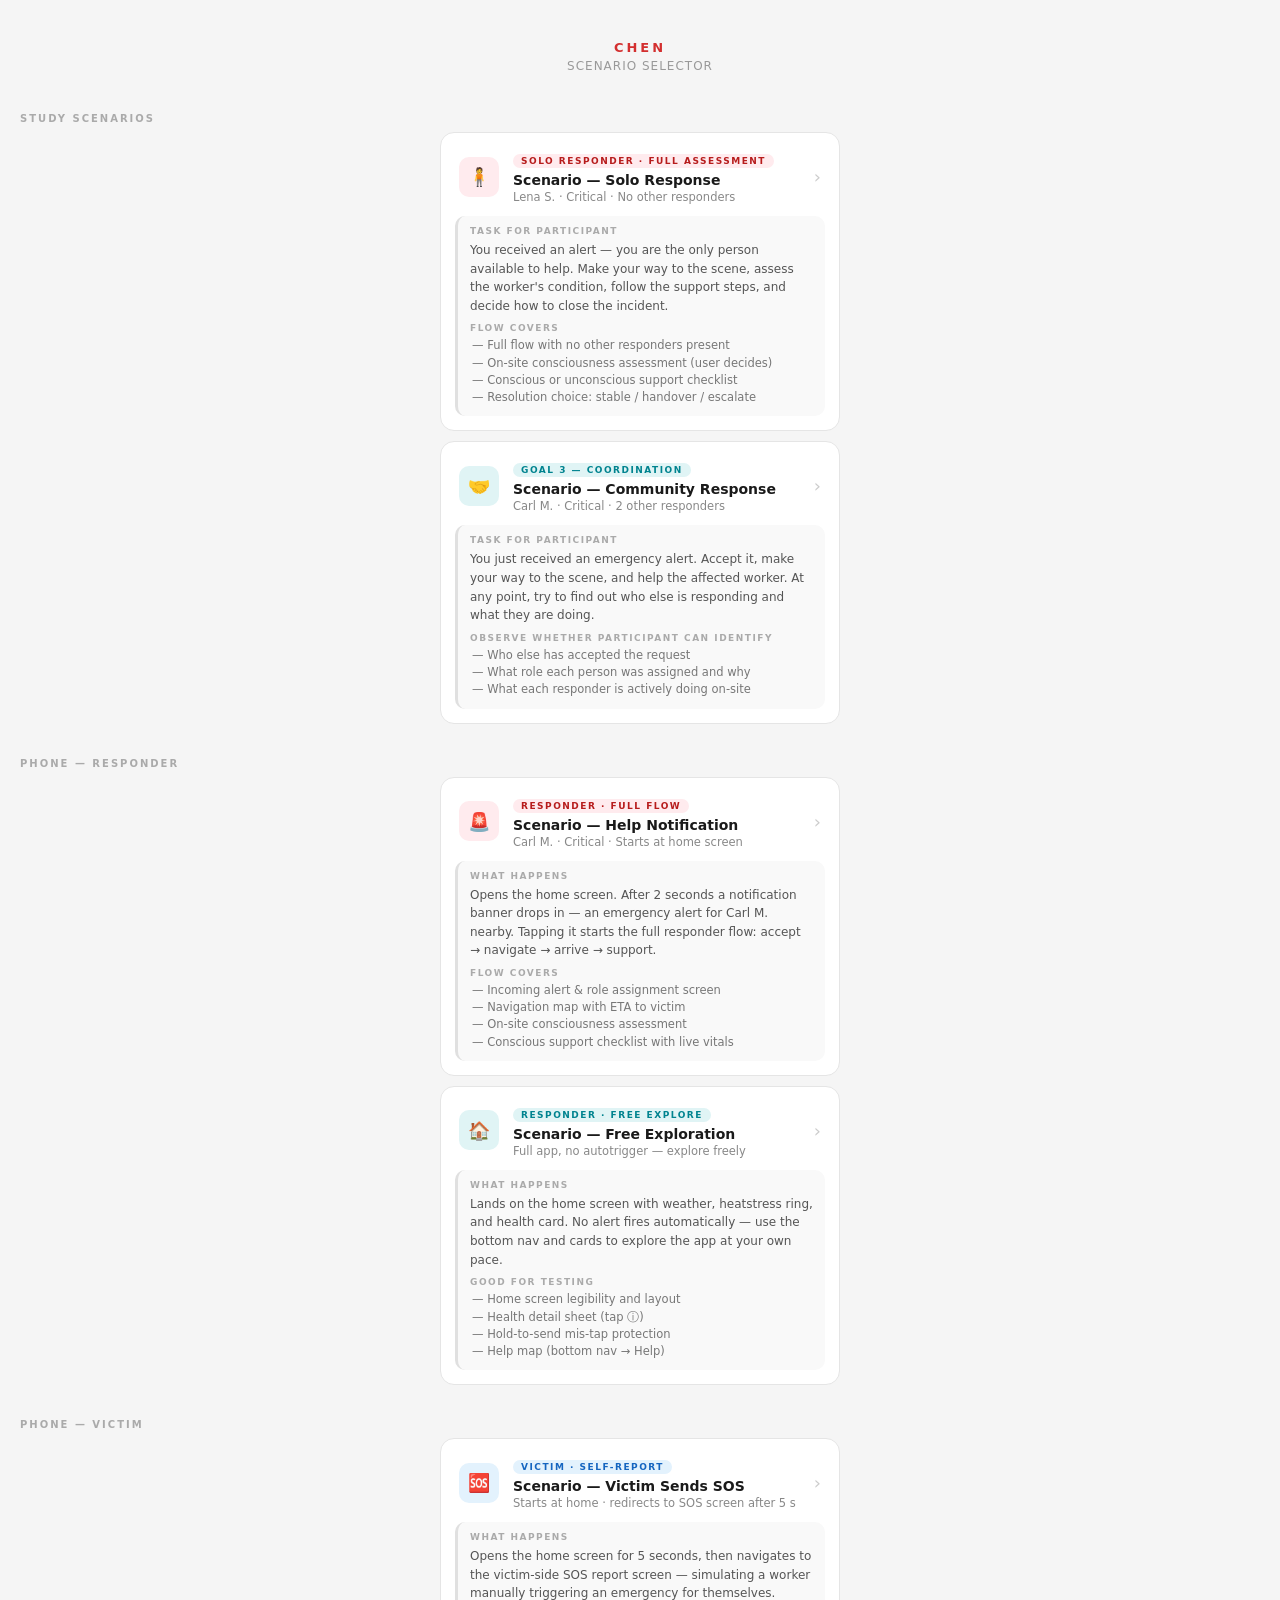
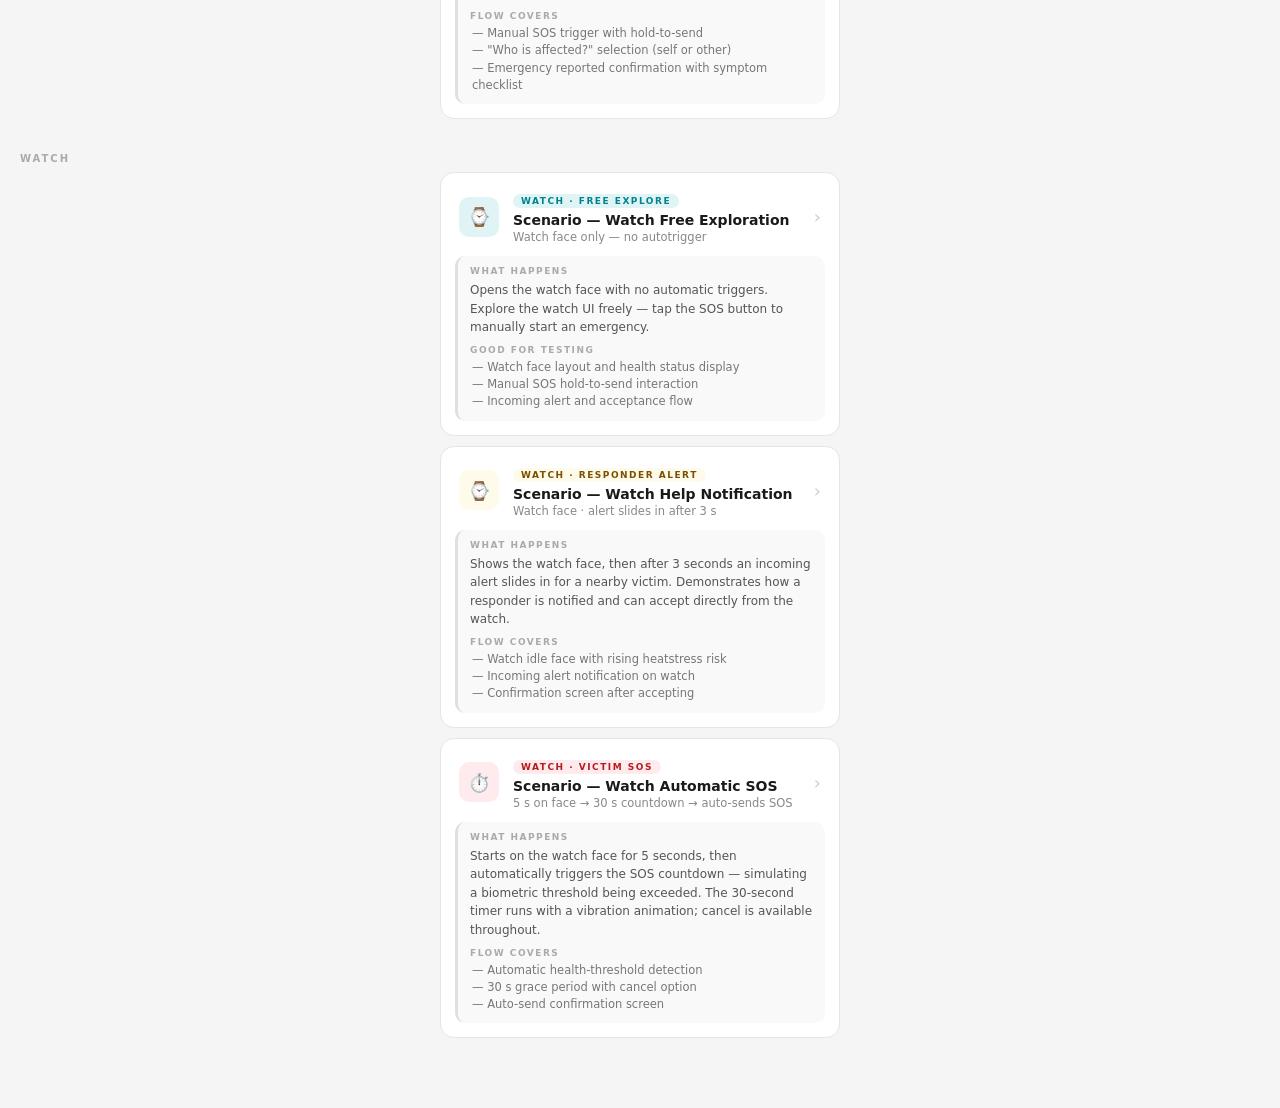
<file: index.html>
<!DOCTYPE html>
<html lang="en">
<head>
  <meta charset="UTF-8">
  <meta name="viewport" content="width=device-width, initial-scale=1.0">
  <title>CHEN — Scenario Selector</title>
  <style>
    * { box-sizing: border-box; margin: 0; padding: 0; }
    body {
      font-family: system-ui, sans-serif;
      background: #F5F5F5;
      min-height: 100vh;
      display: flex;
      flex-direction: column;
      align-items: center;
      padding: 40px 20px 60px;
    }
    h1 {
      font-size: 13px;
      font-weight: 900;
      letter-spacing: 3px;
      color: #D32F2F;
      margin-bottom: 4px;
    }
    .subtitle {
      font-size: 12px;
      color: #999;
      margin-bottom: 40px;
      letter-spacing: 1px;
    }
    .section-label {
      font-size: 10px;
      font-weight: 700;
      letter-spacing: 2px;
      text-transform: uppercase;
      color: #AAAAAA;
      align-self: flex-start;
      margin-bottom: 8px;
      width: 100%;
      max-width: 400px;
    }

    /* ── Shared eval-card shell ── */
    .eval-card {
      width: 100%; max-width: 400px;
      background: white;
      border: 1.5px solid #E5E5E5;
      border-radius: 14px;
      padding: 0;
      margin-bottom: 10px;
      text-decoration: none;
      display: block;
      transition: box-shadow .12s, border-color .12s;
      overflow: hidden;
    }
    .eval-card:hover { box-shadow: 0 4px 16px rgba(0,0,0,0.1); border-color: #CCC; }
    .eval-card:active { background: #FAFAFA; }

    .eval-card-header {
      display: flex; align-items: center; gap: 14px;
      padding: 16px 18px 12px;
      cursor: pointer;
    }
    .card-icon {
      width: 40px; height: 40px; border-radius: 10px;
      display: flex; align-items: center; justify-content: center;
      font-size: 18px; flex-shrink: 0;
    }
    .card-icon.red    { background: #FFEBEE; }
    .card-icon.teal   { background: #E0F4F5; }
    .card-icon.blue   { background: #E3F2FD; }
    .card-icon.amber  { background: #FFFBEB; }
    .card-icon.green  { background: #E8F5E9; }
    .card-icon.purple { background: #F3E5F5; }
    .card-title { font-size: 14px; font-weight: 700; color: #1A1A1A; }
    .card-sub   { font-size: 11.5px; color: #888; margin-top: 2px; }
    .card-arrow { margin-left: auto; color: #CCC; font-size: 18px; flex-shrink: 0; }

    .eval-goal-tag {
      display: inline-block;
      font-size: 9px; font-weight: 800; letter-spacing: 1.5px;
      text-transform: uppercase;
      border-radius: 20px;
      padding: 2px 8px; margin-bottom: 4px;
    }
    .eval-goal-tag.teal   { color: #00838F; background: #E0F4F5; }
    .eval-goal-tag.red    { color: #B71C1C; background: #FFEBEE; }
    .eval-goal-tag.amber  { color: #7B4F00; background: #FFFBEB; }
    .eval-goal-tag.blue   { color: #1565C0; background: #E3F2FD; }
    .eval-goal-tag.green  { color: #1B5E20; background: #E8F5E9; }
    .eval-goal-tag.purple { color: #6A1B9A; background: #F3E5F5; }
    .eval-goal-tag.grey   { color: #555;    background: #F0F0F0; }

    .eval-task-box {
      margin: 0 14px 14px;
      background: #F9F9F9; border-radius: 10px;
      border-left: 3px solid #E0E0E0;
      padding: 10px 12px;
    }
    .eval-task-label {
      font-size: 9px; font-weight: 800; letter-spacing: 1.5px;
      text-transform: uppercase; color: #AAAAAA; margin-bottom: 5px;
    }
    .eval-task-text {
      font-size: 12px; color: #555; line-height: 1.55;
    }
    .eval-observe-label {
      font-size: 9px; font-weight: 800; letter-spacing: 1.5px;
      text-transform: uppercase; color: #AAAAAA;
      margin-top: 8px; margin-bottom: 4px;
    }
    .eval-observe-item {
      font-size: 11.5px; color: #777; line-height: 1.5;
      padding-left: 2px;
    }

    .eval-steps {
      display: flex; flex-direction: column; gap: 6px;
      margin: 0 14px 14px;
    }
    .eval-step {
      display: flex; align-items: flex-start; gap: 10px;
      background: #F9F9F9; border-radius: 9px;
      padding: 9px 11px;
    }
    .eval-step-num {
      width: 18px; height: 18px; border-radius: 50%;
      background: #E0E0E0; color: #666;
      font-size: 9px; font-weight: 800;
      display: flex; align-items: center; justify-content: center;
      flex-shrink: 0; margin-top: 1px;
    }
    .eval-step-text { font-size: 12px; color: #555; line-height: 1.45; }
    .eval-step-sub  { font-size: 11px; color: #999; margin-top: 2px; }

    .eval-divider {
      height: 1px; background: #F0F0F0;
      margin: 0 14px 12px;
    }
  </style>
</head>
<body>

  <h1>CHEN</h1>
  <div class="subtitle">SCENARIO SELECTOR</div>

  <!-- ══════════════════════════════════════
       STUDY SCENARIOS
  ══════════════════════════════════════ -->
  <div class="section-label">Study Scenarios</div>

  <a class="eval-card" href="homescreen.html?start=incoming&incident=2">
    <div class="eval-card-header">
      <div class="card-icon red">🧍</div>
      <div>
        <div class="eval-goal-tag red">Solo Responder · Full Assessment</div>
        <div class="card-title">Scenario — Solo Response</div>
        <div class="card-sub">Lena S. · Critical · No other responders</div>
      </div>
      <div class="card-arrow">›</div>
    </div>
    <div class="eval-task-box">
      <div class="eval-task-label">Task for participant</div>
      <div class="eval-task-text">
        You received an alert — you are the only person available to help. Make your way to the scene, assess the worker's condition, follow the support steps, and decide how to close the incident.
      </div>
      <div class="eval-observe-label">Flow covers</div>
      <div class="eval-observe-item">— Full flow with no other responders present</div>
      <div class="eval-observe-item">— On-site consciousness assessment (user decides)</div>
      <div class="eval-observe-item">— Conscious or unconscious support checklist</div>
      <div class="eval-observe-item">— Resolution choice: stable / handover / escalate</div>
    </div>
  </a>

  <a class="eval-card" href="homescreen.html?start=incoming">
    <div class="eval-card-header">
      <div class="card-icon teal">🤝</div>
      <div>
        <div class="eval-goal-tag teal">Goal 3 — Coordination</div>
        <div class="card-title">Scenario — Community Response</div>
        <div class="card-sub">Carl M. · Critical · 2 other responders</div>
      </div>
      <div class="card-arrow">›</div>
    </div>
    <div class="eval-task-box">
      <div class="eval-task-label">Task for participant</div>
      <div class="eval-task-text">
        You just received an emergency alert. Accept it, make your way to the scene, and help the affected worker. At any point, try to find out who else is responding and what they are doing.
      </div>
      <div class="eval-observe-label">Observe whether participant can identify</div>
      <div class="eval-observe-item">— Who else has accepted the request</div>
      <div class="eval-observe-item">— What role each person was assigned and why</div>
      <div class="eval-observe-item">— What each responder is actively doing on-site</div>
    </div>
  </a>

  <!-- ══════════════════════════════════════
       PHONE — RESPONDER
  ══════════════════════════════════════ -->
  <div class="section-label" style="margin-top:24px">Phone — Responder</div>

  <a class="eval-card" href="homescreen.html?start=incoming">
    <div class="eval-card-header">
      <div class="card-icon red">🚨</div>
      <div>
        <div class="eval-goal-tag red">Responder · Full Flow</div>
        <div class="card-title">Scenario — Help Notification</div>
        <div class="card-sub">Carl M. · Critical · Starts at home screen</div>
      </div>
      <div class="card-arrow">›</div>
    </div>
    <div class="eval-task-box">
      <div class="eval-task-label">What happens</div>
      <div class="eval-task-text">
        Opens the home screen. After 2 seconds a notification banner drops in — an emergency alert for Carl M. nearby. Tapping it starts the full responder flow: accept → navigate → arrive → support.
      </div>
      <div class="eval-observe-label">Flow covers</div>
      <div class="eval-observe-item">— Incoming alert &amp; role assignment screen</div>
      <div class="eval-observe-item">— Navigation map with ETA to victim</div>
      <div class="eval-observe-item">— On-site consciousness assessment</div>
      <div class="eval-observe-item">— Conscious support checklist with live vitals</div>
    </div>
  </a>

  <a class="eval-card" href="homescreen.html">
    <div class="eval-card-header">
      <div class="card-icon teal">🏠</div>
      <div>
        <div class="eval-goal-tag teal">Responder · Free Explore</div>
        <div class="card-title">Scenario — Free Exploration</div>
        <div class="card-sub">Full app, no autotrigger — explore freely</div>
      </div>
      <div class="card-arrow">›</div>
    </div>
    <div class="eval-task-box">
      <div class="eval-task-label">What happens</div>
      <div class="eval-task-text">
        Lands on the home screen with weather, heatstress ring, and health card. No alert fires automatically — use the bottom nav and cards to explore the app at your own pace.
      </div>
      <div class="eval-observe-label">Good for testing</div>
      <div class="eval-observe-item">— Home screen legibility and layout</div>
      <div class="eval-observe-item">— Health detail sheet (tap ⓘ)</div>
      <div class="eval-observe-item">— Hold-to-send mis-tap protection</div>
      <div class="eval-observe-item">— Help map (bottom nav → Help)</div>
    </div>
  </a>

  <!-- ══════════════════════════════════════
       PHONE — VICTIM
  ══════════════════════════════════════ -->
  <div class="section-label" style="margin-top:24px">Phone — Victim</div>

  <a class="eval-card" href="homescreen.html?autotrigger=victim">
    <div class="eval-card-header">
      <div class="card-icon blue">🆘</div>
      <div>
        <div class="eval-goal-tag blue">Victim · Self-Report</div>
        <div class="card-title">Scenario — Victim Sends SOS</div>
        <div class="card-sub">Starts at home · redirects to SOS screen after 5 s</div>
      </div>
      <div class="card-arrow">›</div>
    </div>
    <div class="eval-task-box">
      <div class="eval-task-label">What happens</div>
      <div class="eval-task-text">
        Opens the home screen for 5 seconds, then navigates to the victim-side SOS report screen — simulating a worker manually triggering an emergency for themselves.
      </div>
      <div class="eval-observe-label">Flow covers</div>
      <div class="eval-observe-item">— Manual SOS trigger with hold-to-send</div>
      <div class="eval-observe-item">— "Who is affected?" selection (self or other)</div>
      <div class="eval-observe-item">— Emergency reported confirmation with symptom checklist</div>
    </div>
  </a>

  <!-- ══════════════════════════════════════
       WATCH
  ══════════════════════════════════════ -->
  <div class="section-label" style="margin-top:24px">Watch</div>

  <a class="eval-card" href="watch.html?freeroam=true">
    <div class="eval-card-header">
      <div class="card-icon teal">⌚</div>
      <div>
        <div class="eval-goal-tag teal">Watch · Free Explore</div>
        <div class="card-title">Scenario — Watch Free Exploration</div>
        <div class="card-sub">Watch face only — no autotrigger</div>
      </div>
      <div class="card-arrow">›</div>
    </div>
    <div class="eval-task-box">
      <div class="eval-task-label">What happens</div>
      <div class="eval-task-text">
        Opens the watch face with no automatic triggers. Explore the watch UI freely — tap the SOS button to manually start an emergency.
      </div>
      <div class="eval-observe-label">Good for testing</div>
      <div class="eval-observe-item">— Watch face layout and health status display</div>
      <div class="eval-observe-item">— Manual SOS hold-to-send interaction</div>
      <div class="eval-observe-item">— Incoming alert and acceptance flow</div>
    </div>
  </a>

  <a class="eval-card" href="watch.html">
    <div class="eval-card-header">
      <div class="card-icon amber">⌚</div>
      <div>
        <div class="eval-goal-tag amber">Watch · Responder Alert</div>
        <div class="card-title">Scenario — Watch Help Notification</div>
        <div class="card-sub">Watch face · alert slides in after 3 s</div>
      </div>
      <div class="card-arrow">›</div>
    </div>
    <div class="eval-task-box">
      <div class="eval-task-label">What happens</div>
      <div class="eval-task-text">
        Shows the watch face, then after 3 seconds an incoming alert slides in for a nearby victim. Demonstrates how a responder is notified and can accept directly from the watch.
      </div>
      <div class="eval-observe-label">Flow covers</div>
      <div class="eval-observe-item">— Watch idle face with rising heatstress risk</div>
      <div class="eval-observe-item">— Incoming alert notification on watch</div>
      <div class="eval-observe-item">— Confirmation screen after accepting</div>
    </div>
  </a>

  <a class="eval-card" href="watch.html?autotrigger=watch">
    <div class="eval-card-header">
      <div class="card-icon red">⏱️</div>
      <div>
        <div class="eval-goal-tag red">Watch · Victim SOS</div>
        <div class="card-title">Scenario — Watch Automatic SOS</div>
        <div class="card-sub">5 s on face → 30 s countdown → auto-sends SOS</div>
      </div>
      <div class="card-arrow">›</div>
    </div>
    <div class="eval-task-box">
      <div class="eval-task-label">What happens</div>
      <div class="eval-task-text">
        Starts on the watch face for 5 seconds, then automatically triggers the SOS countdown — simulating a biometric threshold being exceeded. The 30-second timer runs with a vibration animation; cancel is available throughout.
      </div>
      <div class="eval-observe-label">Flow covers</div>
      <div class="eval-observe-item">— Automatic health-threshold detection</div>
      <div class="eval-observe-item">— 30 s grace period with cancel option</div>
      <div class="eval-observe-item">— Auto-send confirmation screen</div>
    </div>
  </a>

</body>
</html>
</file>
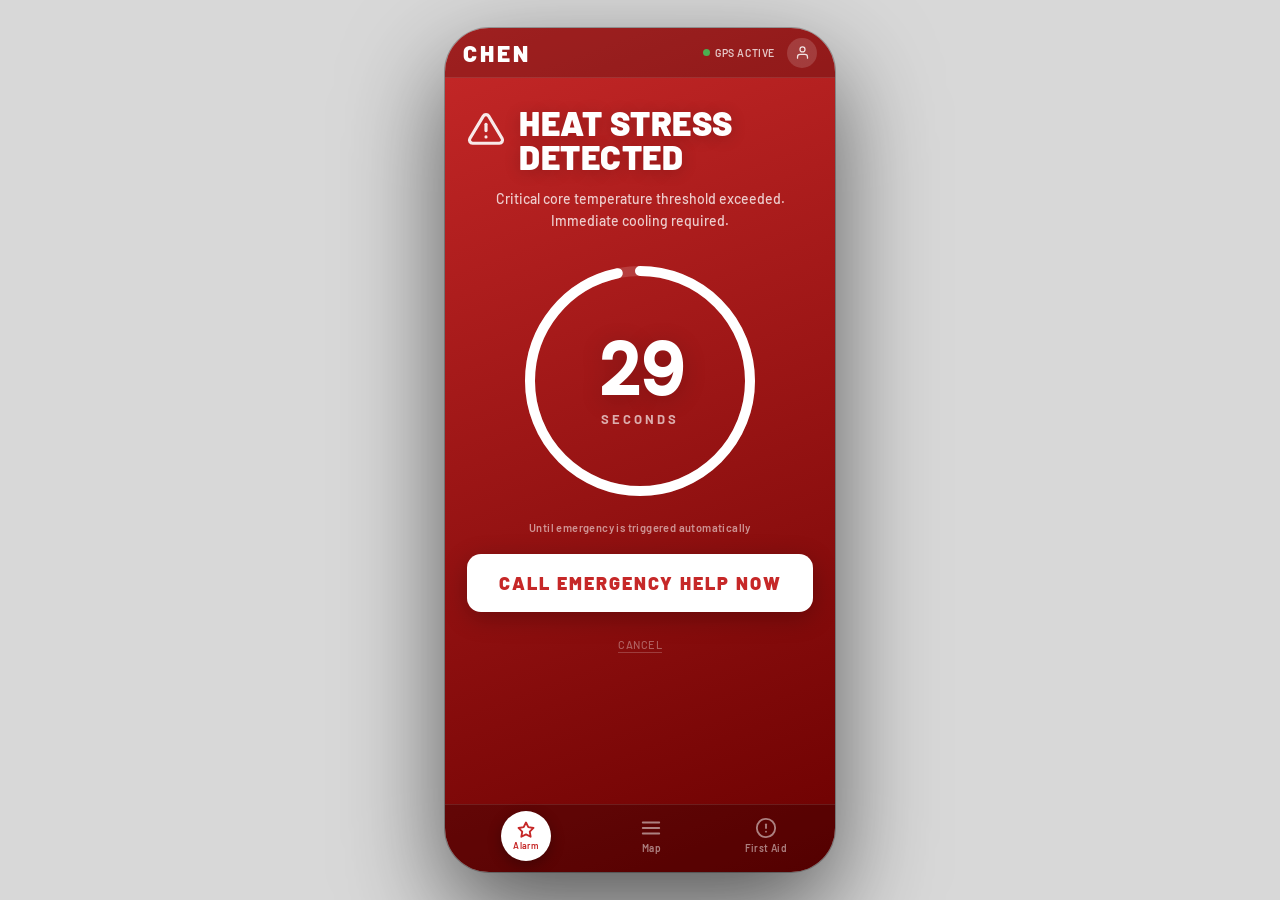
<file: alert.html>
<!DOCTYPE html>
<html lang="en">
<head>
  <meta charset="UTF-8">
  <meta name="viewport" content="width=device-width, initial-scale=1.0, maximum-scale=1, user-scalable=no">
  <title>CHEN — Heat Alert</title>
  <link rel="preconnect" href="https://fonts.googleapis.com">
  <link rel="preconnect" href="https://fonts.gstatic.com" crossorigin>
  <link href="https://fonts.googleapis.com/css2?family=Barlow:wght@400;500;600;700;800;900&family=DM+Mono:wght@500;700&display=swap" rel="stylesheet">
  <style>
    *, *::before, *::after {
      box-sizing: border-box; margin: 0; padding: 0;
      -webkit-tap-highlight-color: transparent;
    }

    html, body {
      width: 100%; height: 100%; overflow: hidden;
      background: #D8D8D8;
      display: flex; align-items: center; justify-content: center;
      font-family: 'Barlow', sans-serif;
    }
    body { height: 100vh; height: 100dvh; }

    /* ── Phone shell ── */
    #app {
      width: min(390px, 100vw);
      height: min(844px, 100vh);
      height: min(844px, 100dvh);
      background: linear-gradient(160deg, #C62828 0%, #6B0000 100%);
      position: relative; overflow: hidden;
      border-radius: 44px;
      box-shadow:
        0 0 0 1px rgba(0,0,0,0.25),
        0 40px 100px rgba(0,0,0,0.6);
      display: flex; flex-direction: column;
      animation: urgent-breathe 3s ease-in-out infinite;
    }

    /* On phones: fill the device, drop the desktop mockup chrome */
    @media (max-width: 430px) {
      html, body { background: #6B0000; }
      #app {
        width: 100vw;
        border-radius: 0;
        box-shadow: none;
      }
    }
    @keyframes urgent-breathe {
      0%,100% { filter: brightness(1);    }
      50%      { filter: brightness(1.08); }
    }

    /* ── Top bar ── */
    .topbar {
      flex-shrink: 0; height: 50px;
      background: rgba(0,0,0,0.2);
      border-bottom: 1px solid rgba(255,255,255,0.1);
      display: flex; align-items: center; padding: 0 18px; gap: 0;
    }
    .topbar-logo { font-weight: 900; font-size: 23px; color: #fff; letter-spacing: 3px; flex: 1; }
    .topbar-gps  {
      display: flex; align-items: center; gap: 5px;
      font-size: 10.5px; font-weight: 600;
      color: rgba(255,255,255,0.75); letter-spacing: .6px; margin-right: 12px;
    }
    .gps-dot {
      width: 7px; height: 7px; background: #4CAF50; border-radius: 50%;
      animation: pulse-gps 2.4s ease-in-out infinite;
    }
    @keyframes pulse-gps {
      0%,100% { box-shadow: 0 0 0 0   rgba(76,175,80,.5); }
      50%      { box-shadow: 0 0 0 4px rgba(76,175,80,0);  }
    }
    .topbar-avatar {
      width: 30px; height: 30px;
      background: rgba(255,255,255,0.15); border-radius: 50%;
      display: flex; align-items: center; justify-content: center;
    }

    /* ── Main content ── */
    .content {
      flex: 1; display: flex; flex-direction: column;
      align-items: center; padding: 28px 22px 18px;
    }

    /* ── Alert heading ── */
    .alert-header {
      display: flex; align-items: flex-start; gap: 14px;
      align-self: flex-start; margin-bottom: 14px;
    }
    .alert-header svg { flex-shrink: 0; margin-top: 4px; }
    .alert-title {
      font-size: 34px; font-weight: 900; line-height: 1.0;
      color: #fff; letter-spacing: .5px;
      text-shadow: 0 2px 16px rgba(0,0,0,0.2);
    }
    .alert-sub {
      font-size: 14px; font-weight: 500; line-height: 1.55;
      color: rgba(255,255,255,0.78); text-align: center;
      margin-bottom: 20px; padding: 0 4px;
    }

    /* ── Countdown circle ── */
    .circle-wrap {
      position: relative; width: 260px; height: 260px;
      flex-shrink: 0; margin-bottom: 24px;
    }
    .circle-wrap svg {
      width: 100%; height: 100%;
      transform: rotate(-90deg);
    }
    .ring-track {
      fill: none;
      stroke: rgba(255,255,255,0.15);
      stroke-width: 10;
    }
    .ring-arc {
      fill: none;
      stroke: #fff;
      stroke-width: 10;
      stroke-linecap: round;
      /* r=110 → C≈691; set via JS */
      transition: stroke-dashoffset 1s linear;
    }
    .circle-content {
      position: absolute; inset: 0;
      display: flex; flex-direction: column;
      align-items: center; justify-content: center;
      gap: 4px;
    }
    .count-num {
      font-family: 'DM Mono', monospace;
      font-size: 72px; font-weight: 700; line-height: 1;
      color: #fff;
      text-shadow: 0 4px 24px rgba(0,0,0,0.2);
    }
    .count-label {
      font-size: 13px; font-weight: 700; letter-spacing: 3px;
      color: rgba(255,255,255,0.65);
    }

    /* ── Action buttons ── */
    .actions { width: 100%; display: flex; flex-direction: column; gap: 0; }
    .btn-emergency {
      width: 100%; padding: 18px;
      background: #fff; border: none; border-radius: 14px;
      font-family: 'Barlow', sans-serif;
      font-size: 18px; font-weight: 900; letter-spacing: 2px;
      color: #C62828; cursor: pointer;
      box-shadow: 0 6px 24px rgba(0,0,0,0.25);
      transition: transform .12s, background .12s;
      margin-bottom: 14px;
    }
    .btn-emergency:active { transform: scale(.97); background: #f5f5f5; }
    .btn-cancel {
      background: none; border: none;
      font-family: 'Barlow', sans-serif;
      font-size: 11px; font-weight: 500; letter-spacing: .5px;
      color: rgba(255,255,255,0.35); cursor: pointer;
      text-decoration: underline; text-underline-offset: 3px;
      text-decoration-color: rgba(255,255,255,0.2);
      padding: 8px; margin-top: 4px;
    }

    /* ── Bottom nav (matches homescreen.html) ── */
    .bottom-nav {
      flex-shrink: 0; height: 68px;
      background: rgba(0,0,0,0.22);
      border-top: 1px solid rgba(255,255,255,0.1);
      display: flex; align-items: center; justify-content: space-around;
      padding: 0 12px 6px;
    }
    .nav-item  { flex: 1; display: flex; flex-direction: column; align-items: center; gap: 3px; cursor: pointer; }
    .nav-label { font-size: 10px; font-weight: 600; letter-spacing: .4px; color: rgba(255,255,255,0.5); }
    .alarm-pill {
      width: 50px; height: 50px; background: #fff; border-radius: 50%;
      display: flex; flex-direction: column; align-items: center; justify-content: center; gap: 1px;
      box-shadow: 0 4px 14px rgba(0,0,0,0.3);
      transition: transform .12s;
    }
    .alarm-pill:active { transform: scale(.92); }
    .alarm-pill .nav-label { color: #C62828; font-size: 9px; }

    /* ── Sent state ── */
    .sent-overlay {
      position: absolute; inset: 0;
      background: rgba(0,0,0,0.55);
      display: flex; flex-direction: column;
      align-items: center; justify-content: center; gap: 16px;
      opacity: 0; pointer-events: none;
      transition: opacity .3s;
      border-radius: 44px;
    }
    .sent-overlay.visible { opacity: 1; pointer-events: all; }
    .sent-check {
      width: 80px; height: 80px; background: #fff; border-radius: 22px;
      display: flex; align-items: center; justify-content: center;
      animation: pop-in .4s cubic-bezier(.34,1.56,.64,1) both;
    }
    @keyframes pop-in { from{transform:scale(.5);opacity:0} to{transform:scale(1);opacity:1} }
    .sent-text { font-size: 18px; font-weight: 800; color: #fff; letter-spacing: 1px; }
    .sent-sub  { font-size: 13px; color: rgba(255,255,255,0.7); }
  </style>
</head>
<body>
<div id="app">

  <!-- Top bar -->
  <div class="topbar">
    <div class="topbar-logo">CHEN</div>
    <div class="topbar-gps"><div class="gps-dot"></div>GPS ACTIVE</div>
    <div class="topbar-avatar">
      <svg width="15" height="15" viewBox="0 0 24 24" fill="none" stroke="rgba(255,255,255,0.85)" stroke-width="2" stroke-linecap="round">
        <path d="M20 21v-2a4 4 0 0 0-4-4H8a4 4 0 0 0-4 4v2"/>
        <circle cx="12" cy="7" r="4"/>
      </svg>
    </div>
  </div>

  <!-- Main -->
  <div class="content">

    <div class="alert-header">
      <!-- Warning triangle -->
      <svg width="38" height="38" viewBox="0 0 24 24" fill="none" stroke="rgba(255,255,255,0.9)" stroke-width="2" stroke-linecap="round" stroke-linejoin="round">
        <path d="M10.29 3.86L1.82 18a2 2 0 0 0 1.71 3h16.94a2 2 0 0 0 1.71-3L13.71 3.86a2 2 0 0 0-3.42 0z"/>
        <line x1="12" y1="9"  x2="12" y2="13"/>
        <line x1="12" y1="17" x2="12.01" y2="17"/>
      </svg>
      <div class="alert-title">HEAT STRESS<br>DETECTED</div>
    </div>

    <p class="alert-sub">Critical core temperature threshold exceeded. Immediate cooling required.</p>

    <!-- Countdown -->
    <div class="circle-wrap">
      <svg viewBox="0 0 260 260">
        <circle class="ring-track" cx="130" cy="130" r="110"/>
        <circle class="ring-arc"   cx="130" cy="130" r="110" id="ringArc"/>
      </svg>
      <div class="circle-content">
        <div class="count-num" id="countNum">30</div>
        <div class="count-label">SECONDS</div>
      </div>
    </div>
    <div style="font-size:11px;font-weight:600;color:rgba(255,255,255,0.55);letter-spacing:.4px;text-align:center;margin-top:-14px;margin-bottom:20px;">Until emergency is triggered automatically</div>

    <!-- Buttons -->
    <div class="actions">
      <button class="btn-emergency" id="emergBtn">CALL EMERGENCY HELP NOW</button>
      <button class="btn-cancel"    id="cancelBtn">CANCEL</button>
    </div>

  </div>

  <!-- Bottom nav -->
  <div class="bottom-nav">
    <div class="nav-item" style="flex:1.2">
      <div class="alarm-pill">
        <svg width="18" height="18" viewBox="0 0 24 24" fill="none" stroke="#C62828" stroke-width="2.5" stroke-linecap="round" stroke-linejoin="round">
          <polygon points="12 2 15.09 8.26 22 9.27 17 14.14 18.18 21.02 12 17.77 5.82 21.02 7 14.14 2 9.27 8.91 8.26 12 2"/>
        </svg>
        <span class="nav-label">Alarm</span>
      </div>
    </div>
    <div class="nav-item">
      <svg width="22" height="22" viewBox="0 0 24 24" fill="none" stroke="rgba(255,255,255,0.5)" stroke-width="2" stroke-linecap="round">
        <line x1="3" y1="6"  x2="21" y2="6"/>
        <line x1="3" y1="12" x2="21" y2="12"/>
        <line x1="3" y1="18" x2="21" y2="18"/>
      </svg>
      <span class="nav-label">Map</span>
    </div>
    <div class="nav-item">
      <svg width="22" height="22" viewBox="0 0 24 24" fill="none" stroke="rgba(255,255,255,0.5)" stroke-width="2" stroke-linecap="round">
        <circle cx="12" cy="12" r="10"/>
        <line x1="12" y1="8"  x2="12" y2="12"/>
        <line x1="12" y1="16" x2="12.01" y2="16"/>
      </svg>
      <span class="nav-label">First Aid</span>
    </div>
  </div>

  <!-- Sent overlay (shown after emergency triggered) -->
  <div class="sent-overlay" id="sentOverlay">
    <div class="sent-check">
      <svg width="40" height="40" viewBox="0 0 24 24" fill="none" stroke="#C62828" stroke-width="2.8" stroke-linecap="round" stroke-linejoin="round">
        <polyline points="20 6 9 17 4 12"/>
      </svg>
    </div>
    <div class="sent-text">Emergency Sent</div>
    <div class="sent-sub">Help is on the way</div>
  </div>

</div>

<script>
  const TOTAL   = 30;
  const R       = 110;
  const CIRC    = 2 * Math.PI * R; // ≈ 691.15

  const arcEl   = document.getElementById('ringArc');
  const numEl   = document.getElementById('countNum');
  const overlay = document.getElementById('sentOverlay');

  // Initialise arc
  arcEl.style.strokeDasharray  = CIRC;
  arcEl.style.strokeDashoffset = 0;

  let remaining = TOTAL;
  let timer     = null;
  let sent      = false;

  function setArc(n) {
    arcEl.style.strokeDashoffset = CIRC * (1 - n / TOTAL);
  }

  function triggerEmergency() {
    if (sent) return;
    sent = true;
    clearTimeout(timer);
    overlay.classList.add('visible');
  }

  function tick() {
    remaining--;
    numEl.textContent = remaining;
    setArc(remaining);

    if (remaining <= 0) {
      triggerEmergency();
    } else {
      timer = setTimeout(tick, 1000);
    }
  }

  // Start countdown after 1 s so first step is visible
  timer = setTimeout(tick, 1000);

  document.getElementById('emergBtn').addEventListener('click', triggerEmergency);
  document.getElementById('cancelBtn').addEventListener('click', () => {
    clearTimeout(timer);
    window.location.href = 'homescreen.html';
  });

  // Tapping the sent overlay dismisses it → land on reported screen
  overlay.addEventListener('click', () => {
    window.location.href = 'homescreen.html?start=reported';
  });
</script>
</body>
</html>
</file>
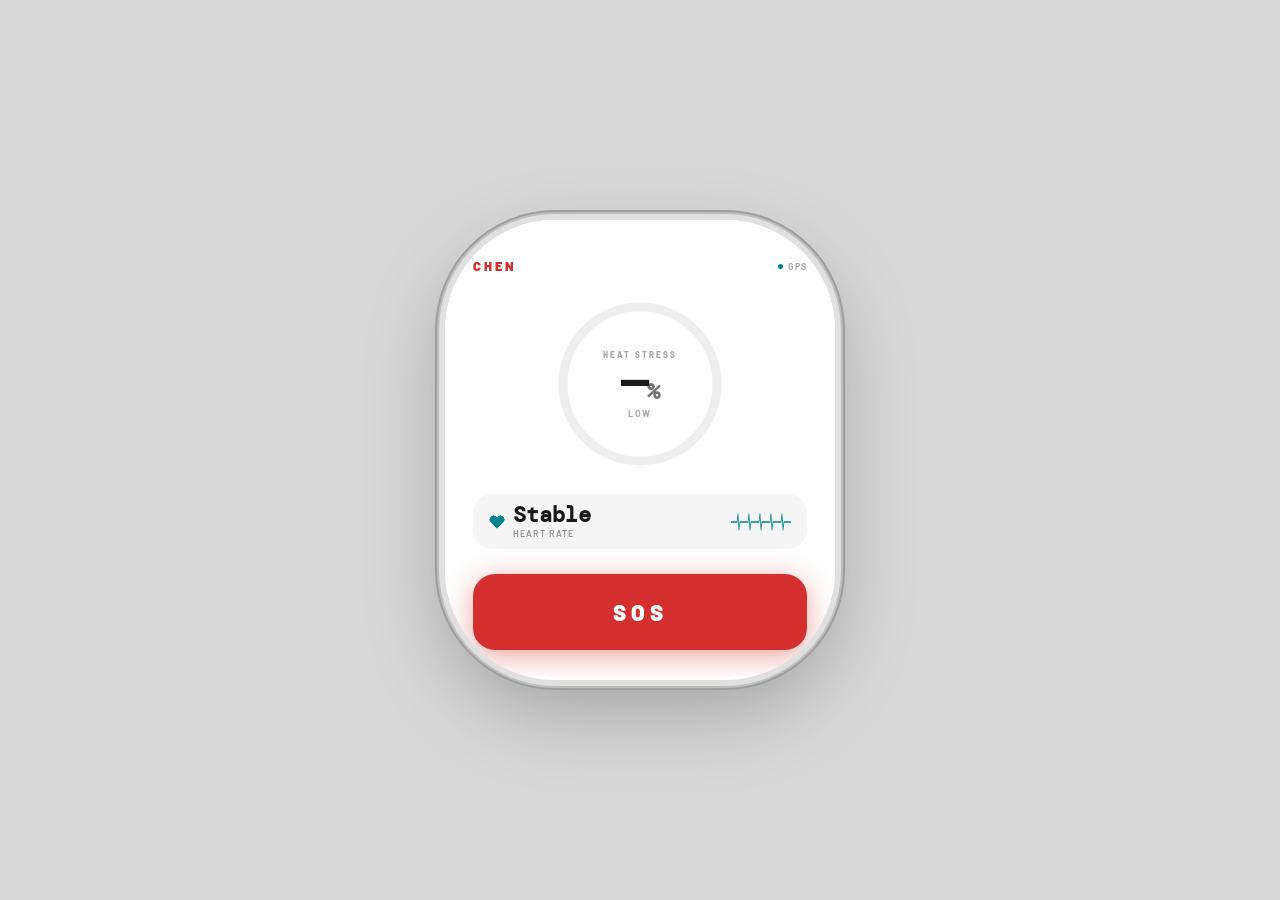
<file: watch.html>
<!DOCTYPE html>
<html lang="en">
<head>
  <meta charset="UTF-8">
  <meta name="viewport" content="width=device-width, initial-scale=1.0">
  <title>CHEN Watch</title>
  <link rel="preconnect" href="https://fonts.googleapis.com">
  <link rel="preconnect" href="https://fonts.gstatic.com" crossorigin>
  <link href="https://fonts.googleapis.com/css2?family=Barlow:wght@400;500;600;700;800;900&family=DM+Mono:wght@400;500;700&display=swap" rel="stylesheet">
  <style>
    *, *::before, *::after {
      box-sizing: border-box; margin: 0; padding: 0;
      -webkit-tap-highlight-color: transparent;
      -webkit-touch-callout: none;
    }
    html, body {
      width: 100%; height: 100%; overflow: hidden;
      background: #D8D8D8;
      display: flex; align-items: center; justify-content: center;
      font-family: 'Barlow', sans-serif;
    }
    body { height: 100vh; height: 100dvh; }

    /* ── Watch shell ──
       Clamp the width so the watch (plus its bezel shadow) always fits a
       narrow phone without an overflow scrollbar. */
    #watch {
      width: min(390px, calc(100vw - 28px)); height: 460px;
      background: #F5F5F5;
      border-radius: 110px;
      position: relative; overflow: hidden;
      box-shadow:
        0 0 0 6px #E0E0E0,
        0 0 0 8px #BDBDBD,
        0 0 0 10px #9E9E9E,
        0 30px 80px rgba(0,0,0,0.25),
        inset 0 1px 0 rgba(255,255,255,0.9);
    }

    /* ── Screen transitions ── */
    .watch-screen {
      position: absolute; inset: 0;
      display: flex; flex-direction: column;
      align-items: center;
      opacity: 0; pointer-events: none;
      transform: scale(.96);
      transition: opacity .22s ease, transform .22s ease;
    }
    .watch-screen.active { opacity: 1; pointer-events: all; transform: scale(1); }
    .watch-screen.exit   { opacity: 0; transform: scale(1.04); pointer-events: none; }

    /* ── Shared animations ── */
    @keyframes pop-in     { from { transform: scale(.5); opacity: 0; } to { transform: scale(1); opacity: 1; } }
    @keyframes fade-in    { from { opacity: 0; } to { opacity: 1; } }
    @keyframes breathe    { 0%,100% { filter: brightness(1); } 50% { filter: brightness(1.12); } }
    @keyframes alert-ring { 0% { transform: scale(1); opacity: .8; } 100% { transform: scale(2.2); opacity: 0; } }
    @keyframes gps-pulse  { 0%,100% { box-shadow: 0 0 0 0 rgba(67,160,71,.5); } 50% { box-shadow: 0 0 0 3px rgba(67,160,71,0); } }
    @keyframes ekg-move   { from { transform: translateX(0); } to { transform: translateX(-50%); } }

    /* ══════════════════════════════════════
       SCREEN 1 — WATCH FACE
    ══════════════════════════════════════ */
    #screen-face {
      background: #fff;
      justify-content: space-between;
      padding: 38px 28px 30px;
    }

    .wf-top {
      width: 100%; display: flex; align-items: center; justify-content: space-between;
    }
    .wf-logo {
      font-size: 13px; font-weight: 900; letter-spacing: 3px; color: #D32F2F;
    }
    .wf-gps {
      display: flex; align-items: center; gap: 5px;
      font-size: 9px; font-weight: 700; letter-spacing: 1px; color: rgba(0,0,0,0.35);
    }
    .gps-dot {
      width: 5px; height: 5px; background: #00838F; border-radius: 50%;
      animation: gps-pulse 2.4s ease-in-out infinite;
    }

    /* Heat ring */
    .wf-ring-wrap {
      position: relative; width: 170px; height: 170px; flex-shrink: 0;
    }
    .wf-ring-wrap svg { transform: rotate(-90deg); }
    .ring-bg   { fill: none; stroke: #EEEEEE; stroke-width: 9; }
    .ring-fill {
      fill: none; stroke: #DDDDDD; stroke-width: 9; stroke-linecap: round;
      stroke-dasharray: 483.8;
      transition: stroke-dashoffset 1.4s cubic-bezier(.4,0,.2,1), stroke 1.4s ease, filter 1.4s ease;
    }
    .wf-ring-content {
      position: absolute; inset: 0;
      display: flex; flex-direction: column; align-items: center; justify-content: center;
      gap: 2px;
    }
    .wf-risk-label {
      font-size: 8px; font-weight: 800; letter-spacing: 2px; color: rgba(0,0,0,0.35);
      text-transform: uppercase;
    }
    .wf-pct {
      font-family: 'DM Mono', monospace;
      font-size: 44px; font-weight: 700; line-height: 1;
      color: #1A1A1A;
    }
    .wf-risk-level {
      font-size: 9px; font-weight: 700; letter-spacing: 1.5px; color: #AAAAAA;
      transition: color 1.4s ease;
    }
    .wf-ring-wrap {
      transition: filter 1.4s ease;
    }
    @keyframes watch-pulse-amber {
      0%,100% { filter: drop-shadow(0 0 0px rgba(245,158,11,0)); }
      50%      { filter: drop-shadow(0 0 14px rgba(245,158,11,0.5)); }
    }
    @keyframes watch-pulse-orange {
      0%,100% { filter: drop-shadow(0 0 0px rgba(239,108,0,0)); }
      50%      { filter: drop-shadow(0 0 18px rgba(239,108,0,0.55)); }
    }
    @keyframes watch-pulse-red {
      0%,100% { filter: drop-shadow(0 0 0px rgba(211,47,47,0)); }
      50%      { filter: drop-shadow(0 0 22px rgba(211,47,47,0.65)); }
    }
    @keyframes watch-ring-throb {
      0%,100% { transform: scale(1) rotate(-90deg); }
      50%      { transform: scale(1.05) rotate(-90deg); }
    }
    .wf-ring-wrap.pulse-amber svg { animation: watch-pulse-amber 2s ease-in-out infinite; }
    .wf-ring-wrap.pulse-orange svg { animation: watch-pulse-orange 1.6s ease-in-out infinite; }
    .wf-ring-wrap.pulse-red svg { animation: watch-pulse-red 1.2s ease-in-out infinite; }
    .wf-ring-wrap.throb svg { animation: watch-ring-throb 1.2s ease-in-out infinite; }

    /* Health row */
    .wf-health {
      width: 100%; display: flex; align-items: center; justify-content: space-between;
      background: #F5F5F5; border-radius: 20px; padding: 10px 16px;
    }
    .wf-health-left { display: flex; align-items: center; gap: 8px; }
    .wf-bpm {
      font-family: 'DM Mono', monospace;
      font-size: 22px; font-weight: 700; color: #1A1A1A; line-height: 1;
    }
    .wf-bpm-label { font-size: 9px; font-weight: 600; color: rgba(0,0,0,0.4); letter-spacing: 1px; margin-top: 2px; }
    .wf-ekg-mini { width: 60px; height: 22px; overflow: hidden; }
    .wf-ekg-mini svg { width: 100%; height: 100%; }
    .ekg-line-mini {
      fill: none; stroke: #00838F; stroke-width: 1.5;
      stroke-linecap: round; stroke-linejoin: round;
    }
    .ekg-scroll-mini { animation: ekg-move 4s linear infinite; }

    /* SOS button */
    .wf-sos {
      width: 100%; height: 76px;
      background: #D32F2F; border: none; border-radius: 22px;
      font-family: 'Barlow', sans-serif;
      font-size: 22px; font-weight: 900; letter-spacing: 5px; color: #fff;
      cursor: pointer;
      box-shadow: 0 6px 28px rgba(211,47,47,0.45);
      transition: transform .12s, background .12s;
      flex-shrink: 0;
    }
    .wf-sos:active { transform: scale(.96); background: #B71C1C; }

    /* Demo trigger chip */
    .wf-demo {
      font-size: 9.5px; font-weight: 700; letter-spacing: 1px;
      color: rgba(0,0,0,0.25); cursor: pointer; padding: 4px 8px;
      border: 1px dashed rgba(0,0,0,0.15); border-radius: 8px;
      transition: color .15s, border-color .15s; margin-top: -4px;
    }
    .wf-demo:active { color: rgba(0,0,0,0.5); border-color: rgba(0,0,0,0.3); }

    /* ══════════════════════════════════════
       SCREEN 2 — SOS HOLD
    ══════════════════════════════════════ */
    #screen-sos {
      background: linear-gradient(160deg, #C62828 0%, #6B0000 100%);
      animation: breathe 3s ease-in-out infinite;
      justify-content: center; gap: 0;
      padding: 36px 28px;
    }

    .sos-label {
      font-size: 10px; font-weight: 800; letter-spacing: 3px;
      color: rgba(255,255,255,0.6); margin-bottom: 28px;
    }

    /* Hold ring */
    .sos-ring-wrap {
      position: relative; width: 200px; height: 200px; flex-shrink: 0;
      margin-bottom: 28px;
    }
    .sos-ring-wrap svg { transform: rotate(-90deg); }
    .hold-bg   { fill: none; stroke: rgba(255,255,255,0.15); stroke-width: 8; }
    .hold-arc  {
      fill: none; stroke: #fff; stroke-width: 8; stroke-linecap: round;
      stroke-dasharray: 565.5; stroke-dashoffset: 565.5;
      transition: stroke-dashoffset .05s linear;
    }
    .sos-ring-content {
      position: absolute; inset: 0;
      display: flex; flex-direction: column; align-items: center; justify-content: center; gap: 4px;
    }
    .sos-icon-wrap {
      width: 70px; height: 70px; background: rgba(255,255,255,0.15); border-radius: 50%;
      display: flex; align-items: center; justify-content: center;
    }
    .sos-hint {
      font-size: 11px; font-weight: 700; letter-spacing: 1.5px;
      color: rgba(255,255,255,0.55);
    }

    .sos-cancel {
      background: rgba(255,255,255,0.12); border: none; border-radius: 14px;
      width: 100%; padding: 13px;
      font-family: 'Barlow', sans-serif;
      font-size: 13px; font-weight: 700; letter-spacing: 1.5px; color: rgba(255,255,255,0.7);
      cursor: pointer; transition: background .12s;
    }
    .sos-cancel:active { background: rgba(255,255,255,0.2); }

    /* ══════════════════════════════════════
       SCREEN 3 — SENT CONFIRMATION
    ══════════════════════════════════════ */
    #screen-sent {
      background: #fff;
      justify-content: center; gap: 16px;
      padding: 36px 28px;
    }

    .sent-check {
      width: 88px; height: 88px; background: #00838F; border-radius: 26px;
      display: flex; align-items: center; justify-content: center;
      animation: pop-in .4s cubic-bezier(.34,1.56,.64,1) both;
      box-shadow: 0 0 32px rgba(0,131,143,0.3);
    }
    .sent-title {
      font-size: 22px; font-weight: 900; color: #1A1A1A; letter-spacing: .5px; text-align: center;
    }
    .sent-sub {
      font-size: 12px; color: rgba(0,0,0,0.45); text-align: center; line-height: 1.6;
    }
    .sent-open-btn {
      width: 100%; padding: 13px; background: #E0F4F5;
      border: 1.5px solid rgba(0,131,143,0.35); border-radius: 14px;
      font-family: 'Barlow', sans-serif;
      font-size: 13px; font-weight: 700; letter-spacing: .5px; color: #00838F;
      cursor: pointer; transition: background .12s; text-align: center; margin-top: 4px;
    }
    .sent-open-btn:active { background: #B2EBF2; }
    .sent-back-btn {
      width: 100%; padding: 11px; background: none;
      border: 1.5px solid #E5E5E5; border-radius: 14px;
      font-family: 'Barlow', sans-serif;
      font-size: 12px; font-weight: 600; letter-spacing: .5px; color: #AAAAAA;
      cursor: pointer; transition: background .12s, border-color .12s;
    }
    .sent-back-btn:active { background: #F5F5F5; border-color: #CCC; }

    /* ══════════════════════════════════════
       SCREEN 4 — INCOMING ALERT
    ══════════════════════════════════════ */
    #screen-incoming {
      background: linear-gradient(160deg, #F57F17 0%, #BF360C 100%);
      animation: breathe 2.5s ease-in-out infinite;
      justify-content: space-between;
      padding: 44px 28px 44px;
    }

    /* Pulsing rings behind icon */
    .inc-icon-wrap {
      position: relative; width: 68px; height: 68px;
      display: flex; align-items: center; justify-content: center; flex-shrink: 0;
    }
    .inc-ring {
      position: absolute; border-radius: 50%;
      border: 2px solid rgba(255,255,255,0.3);
      animation: alert-ring 2s ease-out infinite;
    }
    .inc-ring-1 { width: 68px; height: 68px; animation-delay: 0s; }
    .inc-ring-2 { width: 68px; height: 68px; animation-delay: .6s; }
    .inc-ring-3 { width: 68px; height: 68px; animation-delay: 1.2s; }
    .inc-icon-bg {
      width: 52px; height: 52px; background: rgba(255,255,255,0.18); border-radius: 50%;
      display: flex; align-items: center; justify-content: center;
    }

    .inc-body {
      display: flex; flex-direction: column; align-items: center; gap: 6px; flex: 1;
      justify-content: center;
    }
    .inc-tag {
      font-size: 9px; font-weight: 800; letter-spacing: 3px;
      color: rgba(255,255,255,0.6); text-transform: uppercase;
    }
    .inc-title {
      font-size: 20px; font-weight: 900; letter-spacing: .5px;
      color: #fff; text-align: center; line-height: 1.2;
    }
    .inc-detail {
      font-size: 11px; font-weight: 600; color: rgba(255,255,255,0.6);
      text-align: center; line-height: 1.5;
    }
    .inc-pill {
      background: rgba(255,255,255,0.18); border-radius: 20px;
      padding: 3px 10px; font-size: 9.5px; font-weight: 800;
      letter-spacing: 1px; color: #fff; margin-top: 2px;
    }

    .inc-actions { width: 100%; display: flex; flex-direction: column; gap: 8px; }
    .inc-help-btn {
      width: 100%; padding: 14px; background: #00838F; border: none; border-radius: 16px;
      font-family: 'Barlow', sans-serif;
      font-size: 14px; font-weight: 800; letter-spacing: .5px; color: #fff;
      cursor: pointer; transition: background .12s;
      box-shadow: 0 4px 16px rgba(0,131,143,0.5);
    }
    .inc-help-btn:active { background: #006978; }
    .inc-pass-btn {
      width: 100%; padding: 11px; background: rgba(255,255,255,0.1); border: none; border-radius: 14px;
      font-family: 'Barlow', sans-serif;
      font-size: 12px; font-weight: 700; letter-spacing: .5px; color: rgba(255,255,255,0.6);
      cursor: pointer; transition: background .12s;
    }
    .inc-pass-btn:active { background: rgba(255,255,255,0.18); }

    /* ══════════════════════════════════════
       SCREEN 5 — AUTO ALARM COUNTDOWN
    ══════════════════════════════════════ */
    #screen-autoalarm {
      background: linear-gradient(160deg, #C62828 0%, #6B0000 100%);
      animation: breathe 3s ease-in-out infinite;
      justify-content: space-between;
      padding: 38px 28px 34px;
    }
    .aa-top {
      width: 100%; display: flex; align-items: center; justify-content: space-between;
    }
    .aa-logo { font-size: 13px; font-weight: 900; letter-spacing: 3px; color: #fff; }
    .aa-label {
      font-size: 9px; font-weight: 800; letter-spacing: 2.5px;
      color: rgba(255,255,255,0.55); text-transform: uppercase;
    }
    .aa-ring-wrap {
      position: relative; width: 210px; height: 210px; flex-shrink: 0; align-self: center;
    }
    .aa-ring-wrap svg { transform: rotate(-90deg); }
    .aa-track { fill: none; stroke: rgba(255,255,255,0.15); stroke-width: 10; }
    .aa-arc {
      fill: none; stroke: #fff; stroke-width: 10; stroke-linecap: round;
      transition: stroke-dashoffset 1s linear;
    }
    .aa-ring-content {
      position: absolute; inset: 0;
      display: flex; flex-direction: column; align-items: center; justify-content: center; gap: 2px;
    }
    .aa-num {
      font-family: 'DM Mono', monospace;
      font-size: 64px; font-weight: 700; line-height: 1; color: #fff;
      text-shadow: 0 4px 24px rgba(0,0,0,0.2);
    }
    .aa-sec-label {
      font-size: 10px; font-weight: 700; letter-spacing: 3px; color: rgba(255,255,255,0.6);
    }
    .aa-sub {
      font-size: 10px; font-weight: 600; color: rgba(255,255,255,0.6);
      text-align: center; line-height: 1.5; letter-spacing: .2px;
    }
    .aa-cancel {
      width: 100%; height: 48px;
      background: rgba(255,255,255,0.12); border: none; border-radius: 16px;
      font-family: 'Barlow', sans-serif;
      font-size: 13px; font-weight: 700; letter-spacing: 1.5px; color: rgba(255,255,255,0.75);
      cursor: pointer; transition: background .12s;
    }
    .aa-cancel:active { background: rgba(255,255,255,0.22); }
    /* ── Vibration rings (autoalarm) ── */
    #watchOuter {
      position: relative;
      display: flex; align-items: center; justify-content: center;
    }
    .vib-ring {
      position: absolute;
      width: 390px; height: 460px;
      border-radius: 110px;
      border: 2.5px solid rgba(211,47,47,0);
      pointer-events: none;
    }
    #watchOuter.vibrating .vib-ring {
      border-color: rgba(211,47,47,0.55);
      filter: url(#squiggle);
      animation: vib-expand 1.5s ease-out infinite;
    }
    #watchOuter.vibrating .vib-ring:nth-child(2) { animation-delay: 0.5s; }
    #watchOuter.vibrating .vib-ring:nth-child(3) { animation-delay: 1.0s; }
    @keyframes vib-expand {
      0%   { transform: scale(1);    opacity: 0.8; }
      100% { transform: scale(1.22); opacity: 0;   }
    }
    #watchOuter.vibrating #watch {
      animation: vib-shake 0.18s ease-in-out infinite;
    }
    @keyframes vib-shake {
      0%,100% { transform: translate(0, 0) rotate(0deg); }
      25%      { transform: translate(-2px, 1px) rotate(-0.4deg); }
      75%      { transform: translate(2px, -1px) rotate(0.4deg); }
    }
  </style>
</head>
<body>

<!-- SVG filter for squiggly wave distortion on rings -->
<svg style="position:absolute;width:0;height:0;overflow:hidden" aria-hidden="true">
  <defs>
    <filter id="squiggle" x="-25%" y="-25%" width="150%" height="150%">
      <feTurbulence type="turbulence" baseFrequency="0.04" numOctaves="3" result="noise" seed="2">
        <animate attributeName="baseFrequency" values="0.03;0.06;0.03" dur="0.35s" repeatCount="indefinite"/>
        <animate attributeName="seed" values="2;8;2" dur="0.7s" repeatCount="indefinite"/>
      </feTurbulence>
      <feDisplacementMap in="SourceGraphic" in2="noise" scale="7" xChannelSelector="R" yChannelSelector="G"/>
    </filter>
  </defs>
</svg>

<div id="watchOuter">
  <div class="vib-ring"></div>
  <div class="vib-ring"></div>
  <div class="vib-ring"></div>
<div id="watch">

  <!-- Screen 1: Watch face -->
  <div class="watch-screen active" id="screen-face">
    <div class="wf-top">
      <div class="wf-logo" style="cursor:pointer" onclick="window.location.href='index.html'">CHEN</div>
      <div class="wf-gps"><div class="gps-dot"></div>GPS</div>
    </div>

    <div class="wf-ring-wrap">
      <svg width="170" height="170" viewBox="0 0 170 170">
        <circle class="ring-bg"   cx="85" cy="85" r="77"/>
        <circle class="ring-fill" cx="85" cy="85" r="77" id="heatRing"/>
      </svg>
      <div class="wf-ring-content">
        <div class="wf-risk-label">HEAT STRESS</div>
        <div class="wf-pct" id="watchPct">—<span style="font-size:22px;opacity:.6">%</span></div>
        <div class="wf-risk-level" id="watchRiskLevel">LOW</div>
      </div>
    </div>

    <div class="wf-health">
      <div class="wf-health-left">
        <svg width="16" height="16" viewBox="0 0 24 24" fill="#00838F" stroke="#00838F" stroke-width="1.5">
          <path d="M20.84 4.61a5.5 5.5 0 0 0-7.78 0L12 5.67l-1.06-1.06a5.5 5.5 0 0 0-7.78 7.78l1.06 1.06L12 21.23l7.78-7.78 1.06-1.06a5.5 5.5 0 0 0 0-7.78z"/>
        </svg>
        <div>
          <div class="wf-bpm">Stable</div>
          <div class="wf-bpm-label">HEART RATE</div>
        </div>
      </div>
      <div class="wf-ekg-mini">
        <svg viewBox="0 0 120 22" preserveAspectRatio="none">
          <g class="ekg-scroll-mini">
            <polyline class="ekg-line-mini" points="
              0,11 8,11 12,11 14,3 16,19 18,11 22,11
              30,11 34,11 36,3 38,19 40,11 44,11
              52,11 56,11 58,3 60,19 62,11 66,11
              74,11 78,11 80,3 82,19 84,11 88,11
              96,11 100,11 102,3 104,19 106,11 110,11
              118,11 120,11"/>
          </g>
        </svg>
      </div>
    </div>

    <button class="wf-sos" id="sosBtn">SOS</button>
  </div>

  <!-- Screen 2: SOS hold -->
  <div class="watch-screen" id="screen-sos">
    <div class="sos-label">HOLD TO SEND</div>

    <div class="sos-ring-wrap" id="sosRingWrap">
      <svg width="200" height="200" viewBox="0 0 200 200">
        <circle class="hold-bg"  cx="100" cy="100" r="90"/>
        <circle class="hold-arc" cx="100" cy="100" r="90" id="holdArc"/>
      </svg>
      <div class="sos-ring-content">
        <div class="sos-icon-wrap">
          <svg width="32" height="32" viewBox="0 0 24 24" fill="none" stroke="white" stroke-width="2.5" stroke-linecap="round" stroke-linejoin="round">
            <path d="M22 16.92v3a2 2 0 0 1-2.18 2 19.79 19.79 0 0 1-8.63-3.07A19.5 19.5 0 0 1 4.69 12 19.79 19.79 0 0 1 1.61 3.35a2 2 0 0 1 1.98-2.18h3a2 2 0 0 1 2 1.72 12.84 12.84 0 0 0 .7 2.81 2 2 0 0 1-.45 2.11L7.91 9a16 16 0 0 0 6.09 6.09l.92-.92a2 2 0 0 1 2.11-.45 12.84 12.84 0 0 0 2.81.7A2 2 0 0 1 22 16.92z"/>
          </svg>
        </div>
        <div class="sos-hint">HOLD</div>
      </div>
    </div>

    <button class="sos-cancel" id="sosCancelBtn">CANCEL</button>
  </div>

  <!-- Screen 3: Sent confirmation -->
  <div class="watch-screen" id="screen-sent">
    <div class="sent-check" id="sentCheck">
      <svg width="44" height="44" viewBox="0 0 24 24" fill="none" stroke="white" stroke-width="2.8" stroke-linecap="round" stroke-linejoin="round">
        <polyline points="20 6 9 17 4 12"/>
      </svg>
    </div>
    <div class="sent-title">Help is<br>coming</div>
    <div class="sent-sub">Emergency services notified.<br>Your location is being shared.</div>
    <button class="sent-open-btn" id="sentOpenBtn">Open on phone →</button>
    <button class="sent-back-btn" id="sentBackBtn">← Back to watch face</button>
  </div>

  <!-- Screen 5: Auto alarm countdown -->
  <div class="watch-screen" id="screen-autoalarm">
    <div class="aa-top">
      <div class="aa-logo" style="cursor:pointer" onclick="window.location.href='index.html'">CHEN</div>
      <div class="aa-label">Auto Alarm</div>
    </div>

    <div class="aa-ring-wrap">
      <svg width="210" height="210" viewBox="0 0 210 210">
        <circle class="aa-track" cx="105" cy="105" r="95"/>
        <circle class="aa-arc"   cx="105" cy="105" r="95" id="aaArc"/>
      </svg>
      <div class="aa-ring-content">
        <div class="aa-num" id="aaNum">30</div>
        <div class="aa-sec-label">SECONDS</div>
      </div>
    </div>

    <div class="aa-sub">Until emergency is<br>triggered automatically</div>
    <button class="aa-cancel" id="aaCancelBtn">CANCEL</button>
  </div>

  <!-- Screen 4: Incoming alert (Task 2 entry) -->
  <div class="watch-screen" id="screen-incoming">
    <div class="inc-icon-wrap">
      <div class="inc-ring inc-ring-1"></div>
      <div class="inc-ring inc-ring-2"></div>
      <div class="inc-ring inc-ring-3"></div>
      <div class="inc-icon-bg">
        <svg width="26" height="26" viewBox="0 0 24 24" fill="none" stroke="white"
          stroke-width="2.5" stroke-linecap="round" stroke-linejoin="round">
          <path d="M10.29 3.86L1.82 18a2 2 0 0 0 1.71 3h16.94a2 2 0 0 0
            1.71-3L13.71 3.86a2 2 0 0 0-3.42 0z"/>
          <line x1="12" y1="9"  x2="12" y2="13"/>
          <line x1="12" y1="17" x2="12.01" y2="17"/>
        </svg>
      </div>
    </div>

    <div class="inc-body">
      <div class="inc-tag">Nearby Emergency</div>
      <div class="inc-title">HEAT<br>EMERGENCY</div>
      <div class="inc-detail">Carl M. &nbsp;·&nbsp; ~80 m away</div>
      <div class="inc-pill">CRITICAL</div>
    </div>

    <div class="inc-actions">
      <button class="inc-help-btn" id="incHelpBtn">✓ &nbsp;I can help</button>
      <button class="inc-pass-btn" id="incPassBtn">Unavailable right now</button>
    </div>
  </div>

</div><!-- #watch -->
</div><!-- #watchOuter -->

<script>
  const SCREENS = {
    face:      document.getElementById('screen-face'),
    sos:       document.getElementById('screen-sos'),
    sent:      document.getElementById('screen-sent'),
    incoming:  document.getElementById('screen-incoming'),
    autoalarm: document.getElementById('screen-autoalarm'),
  };
  let current = 'face';

  const watchOuter = document.getElementById('watchOuter');

  function goTo(id) {
    SCREENS[current].classList.remove('active');
    SCREENS[current].classList.add('exit');
    setTimeout(() => SCREENS[current].classList.remove('exit'), 250);
    current = id;
    SCREENS[id].classList.add('active');

    watchOuter.classList.toggle('vibrating', id === 'autoalarm');

    if (id === 'face') {
      clearTimeout(watchHeatTimer);
      startWatchHeat();
    } else {
      clearTimeout(watchHeatTimer);
    }

    if (id === 'sent') {
      const check = document.getElementById('sentCheck');
      check.style.animation = 'none';
      void check.offsetWidth;
      check.style.animation = '';
    }
  }

  // ── Heat ring animation ──
  const CIRC       = 2 * Math.PI * 77;
  const ring       = document.getElementById('heatRing');
  const ringWrap   = document.querySelector('.wf-ring-wrap');
  const watchPct   = document.getElementById('watchPct');
  const watchLevel = document.getElementById('watchRiskLevel');

  ring.style.strokeDasharray  = CIRC;
  ring.style.strokeDashoffset = CIRC; // start empty

  const heatSteps = [
    { pct: 62, label: 'MODERATE', color: '#F59E0B', shadow: 'rgba(245,158,11,0.35)', pulse: 'pulse-amber',  throb: false },
    { pct: 79, label: 'HIGH',     color: '#EF6C00', shadow: 'rgba(239,108,0,0.4)',   pulse: 'pulse-orange', throb: false },
    { pct: 94, label: 'CRITICAL', color: '#D32F2F', shadow: 'rgba(211,47,47,0.5)',   pulse: 'pulse-red',    throb: true  },
  ];

  function applyWatchStep(step) {
    ring.style.stroke           = step.color;
    ring.style.strokeDashoffset = CIRC * (1 - step.pct / 100);
    watchPct.childNodes[0].textContent = step.pct;
    watchLevel.textContent      = step.label;
    watchLevel.style.color      = step.color;
    ringWrap.classList.remove('pulse-amber', 'pulse-orange', 'pulse-red', 'throb');
    ringWrap.classList.add(step.pulse);
    if (step.throb) ringWrap.classList.add('throb');
  }

  function resetWatchHeat() {
    ring.style.stroke           = '#DDDDDD';
    ring.style.strokeDashoffset = CIRC;
    watchPct.childNodes[0].textContent = '—';
    watchLevel.textContent      = 'LOW';
    watchLevel.style.color      = '#AAAAAA';
    ringWrap.classList.remove('pulse-amber', 'pulse-orange', 'pulse-red', 'throb');
  }

  let watchHeatIdx   = 0;
  let watchHeatTimer = null;

  function startWatchHeat() {
    resetWatchHeat();
    watchHeatIdx = 0;
    clearTimeout(watchHeatTimer);
    function scheduleNext() {
      if (watchHeatIdx >= heatSteps.length) return;
      watchHeatTimer = setTimeout(() => {
        applyWatchStep(heatSteps[watchHeatIdx]);
        watchHeatIdx++;
        scheduleNext();
      }, watchHeatIdx === 0 ? 2000 : 3000);
    }
    scheduleNext();
  }

  // Start heat animation on page load
  startWatchHeat();

  // ── Watch face ──
  document.getElementById('sosBtn').addEventListener('click', () => goTo('sos'));

  // ── SOS hold ──
  document.getElementById('sosCancelBtn').addEventListener('click', () => {
    cancelHold();
    goTo('face');
  });

  const HOLD_MS  = 2000;
  const holdArc  = document.getElementById('holdArc');
  const holdCirc = 2 * Math.PI * 90;
  holdArc.style.strokeDasharray  = holdCirc;
  holdArc.style.strokeDashoffset = holdCirc;

  let holdStart = null, holdRaf = null;

  function cancelHold() {
    if (holdRaf) { cancelAnimationFrame(holdRaf); holdRaf = null; }
    holdStart = null;
    holdArc.style.transition = 'stroke-dashoffset .25s ease';
    holdArc.style.strokeDashoffset = holdCirc;
    setTimeout(() => { holdArc.style.transition = ''; }, 260);
  }

  function tickHold(ts) {
    if (!holdStart) holdStart = ts;
    const progress = Math.min((ts - holdStart) / HOLD_MS, 1);
    holdArc.style.strokeDashoffset = holdCirc * (1 - progress);
    if (progress < 1) {
      holdRaf = requestAnimationFrame(tickHold);
    } else {
      holdRaf = null;
      holdArc.style.strokeDashoffset = 0;
      setTimeout(() => { cancelHold(); goTo('sent'); }, 120);
    }
  }

  const sosRingWrap = document.getElementById('sosRingWrap');
  sosRingWrap.addEventListener('mousedown',  () => { holdRaf = requestAnimationFrame(tickHold); });
  sosRingWrap.addEventListener('touchstart', () => { holdRaf = requestAnimationFrame(tickHold); }, { passive: true });
  sosRingWrap.addEventListener('mouseup',    () => { if (holdStart) cancelHold(); });
  sosRingWrap.addEventListener('mouseleave', () => { if (holdStart) cancelHold(); });
  sosRingWrap.addEventListener('touchend',   () => { if (holdStart) cancelHold(); });

  // ── Sent screen ──
  document.getElementById('sentOpenBtn').addEventListener('click', () => {
    window.open('homescreen.html?start=reported', '_blank');
  });
  document.getElementById('sentBackBtn').addEventListener('click', () => {
    goTo('face');
  });

  // ── Incoming alert screen ──
  document.getElementById('incHelpBtn').addEventListener('click', () => {
    window.open('homescreen.html?start=incoming', '_blank');
  });
  document.getElementById('incPassBtn').addEventListener('click', () => goTo('face'));

  const watchParams   = new URLSearchParams(location.search);
  const isFreeRoam    = watchParams.get('freeroam') === 'true';
  const isAutoAlarm   = watchParams.get('autotrigger') === 'watch';

  // ── Auto-show incoming alert after 3s (suppressed in free-roam & auto-alarm) ──
  let alertShown = isFreeRoam || isAutoAlarm;
  if (!isFreeRoam && !isAutoAlarm) {
    setTimeout(() => {
      if (!alertShown && current === 'face') {
        alertShown = true;
        goTo('incoming');
      }
    }, 3000);
  }

  // ── Auto alarm countdown ──
  const AA_TOTAL = 30;
  const aaCirc   = 2 * Math.PI * 95;
  const aaArc    = document.getElementById('aaArc');
  const aaNum    = document.getElementById('aaNum');
  aaArc.style.strokeDasharray  = aaCirc;
  aaArc.style.strokeDashoffset = 0;

  let aaInterval = null;

  function startAutoAlarm() {
    let remaining = AA_TOTAL;
    aaNum.textContent = remaining;
    aaArc.style.strokeDashoffset = 0;

    clearInterval(aaInterval);
    aaInterval = setInterval(() => {
      remaining--;
      aaNum.textContent = remaining;
      aaArc.style.strokeDashoffset = aaCirc * (1 - remaining / AA_TOTAL);
      if (remaining <= 0) {
        clearInterval(aaInterval);
        goTo('sent');
      }
    }, 1000);
  }

  document.getElementById('aaCancelBtn').addEventListener('click', () => {
    clearInterval(aaInterval);
    goTo('face');
  });

  // Start on face for 5s, then switch to auto alarm countdown
  if (isAutoAlarm) {
    setTimeout(() => {
      goTo('autoalarm');
      startAutoAlarm();
    }, 5000);
  }
</script>
</body>
</html>
</file>
